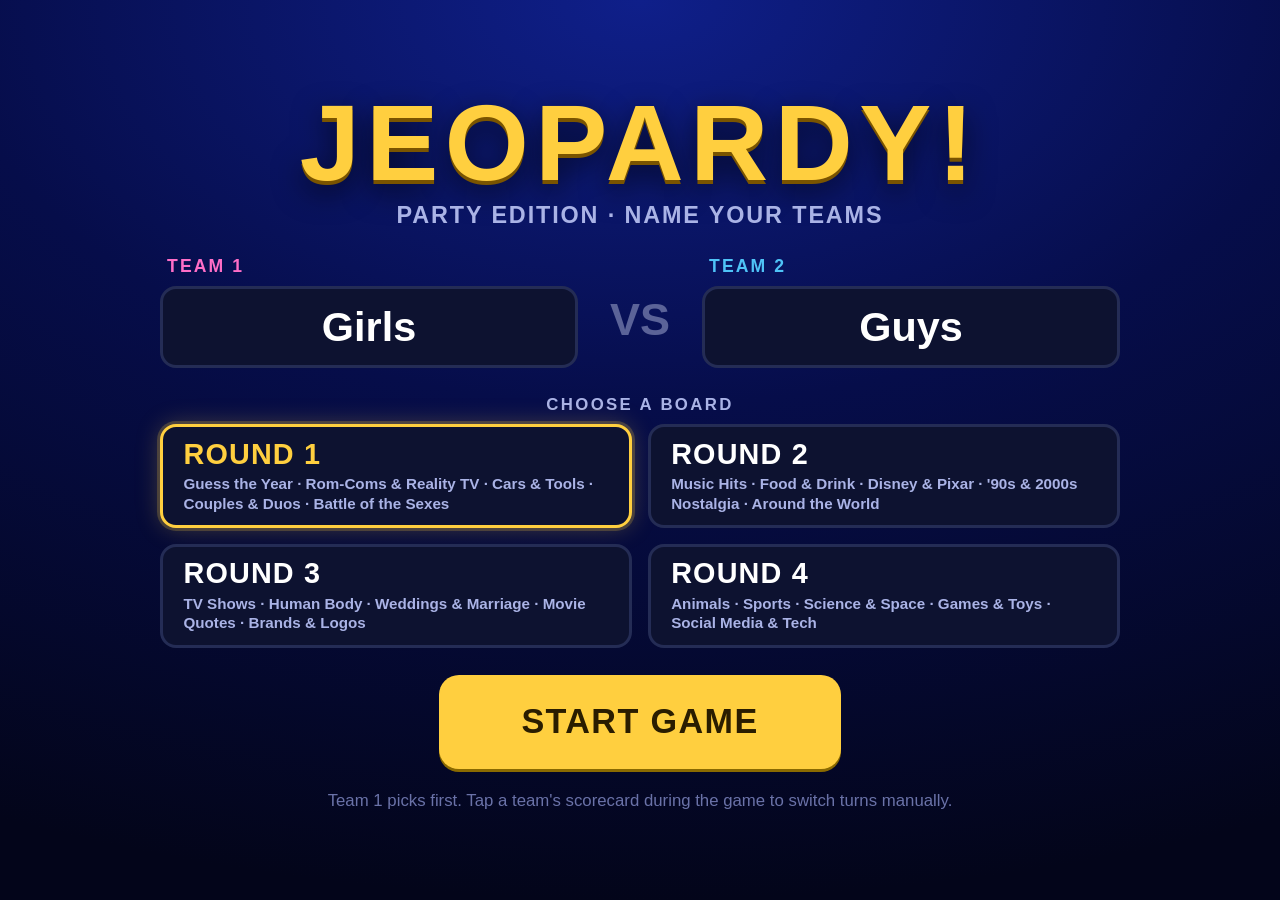
<file: jeopardy.html>
<!DOCTYPE html>
<html lang="en">
<head>
<meta charset="utf-8">
<meta name="viewport" content="width=device-width, initial-scale=1, maximum-scale=1, user-scalable=no, viewport-fit=cover">
<meta name="apple-mobile-web-app-capable" content="yes">
<meta name="mobile-web-app-capable" content="yes">
<meta name="apple-mobile-web-app-status-bar-style" content="black-translucent">
<meta name="apple-mobile-web-app-title" content="Jeopardy">
<meta name="theme-color" content="#03051a">
<title>Jeopardy Party</title>
<style>
/* ---------- theme ---------- */
:root{
  --bg:#03051a;
  --blue:#0c1fc4;
  --blue-hi:#1a35e6;
  --blue-lo:#060f6e;
  --panel:#0d1230;
  --line:#242c55;
  --gold:#ffcf3f;
  --gold-shadow:#7a5400;
  --used:#161a26;
  --t1:#ff6ec7;
  --t2:#4fc3f7;
  --red:#ff3d3d;
  --orange:#ff9f1c;
  --gray:#4b5163;
  --muted:#aab3e6;
  --font:"Helvetica Neue",Helvetica,Arial,sans-serif;
  --font-cond:"Avenir Next Condensed","Helvetica Neue",Helvetica,Arial,sans-serif;
  --sat:env(safe-area-inset-top,0px);
  --sab:env(safe-area-inset-bottom,0px);
  --sal:env(safe-area-inset-left,0px);
  --sar:env(safe-area-inset-right,0px);
}
*{box-sizing:border-box;-webkit-tap-highlight-color:transparent;}
html,body{height:100%;margin:0;background:var(--bg);color:#fff;font-family:var(--font);overflow:hidden;overscroll-behavior:none;-webkit-user-select:none;user-select:none;-webkit-text-size-adjust:100%;}
body{position:fixed;inset:0;touch-action:manipulation;}
button{font-family:inherit;font-weight:800;border:0;margin:0;cursor:pointer;touch-action:manipulation;color:#fff;background:none;line-height:1.1;}
button:active{transform:scale(.97);filter:brightness(1.15);}
small{font-weight:700;opacity:.8;}

/* ---------- screens ---------- */
.screen{position:absolute;inset:0;display:none;flex-direction:column;padding:var(--sat) var(--sar) var(--sab) var(--sal);}
.screen.show{display:flex;}
.btn{display:inline-flex;align-items:center;justify-content:center;gap:.4em;padding:0 1.4em;height:clamp(42px,5.8vh,58px);border-radius:12px;font-size:clamp(.9rem,2.1vh,1.25rem);background:#1e2547;color:#fff;box-shadow:0 3px 0 rgba(0,0,0,.5);white-space:nowrap;}
.btn.icon{width:clamp(42px,5.8vh,58px);padding:0;font-size:clamp(1.1rem,2.6vh,1.5rem);}
.btn.gold{background:var(--gold);color:#2a1d00;box-shadow:0 3px 0 #8a6a00;}
.btn.danger{background:#7a1f2b;}
.btn.ghost{background:rgba(255,255,255,.12);box-shadow:none;}
.btn.muted{opacity:.45;}

/* ---------- setup ---------- */
#setup{align-items:center;justify-content:center;background:radial-gradient(120% 100% at 50% 0%,#0f1f8a 0%,#060d4a 45%,var(--bg) 100%);}
.setup-card{width:min(92vw,960px);text-align:center;}
.setup-title{font-family:var(--font-cond);font-weight:900;font-size:clamp(2.6rem,12vh,7.5rem);letter-spacing:.06em;line-height:1;color:var(--gold);text-shadow:0 4px 0 var(--gold-shadow),0 10px 30px rgba(0,0,0,.7);}
.setup-sub{color:var(--muted);font-size:clamp(1rem,2.6vh,1.5rem);margin:.6vh 0 3vh;font-weight:700;letter-spacing:.08em;text-transform:uppercase;}
.teams-in{display:grid;grid-template-columns:1fr auto 1fr;gap:2.5vw;align-items:end;margin-bottom:3vh;}
.pick-label{font-weight:900;text-transform:uppercase;letter-spacing:.14em;font-size:clamp(.75rem,1.9vh,1.05rem);color:var(--muted);margin-bottom:1vh;}
.picks{display:grid;gap:1.2vw;margin-bottom:3vh;}
.pick{display:flex;flex-direction:column;align-items:flex-start;gap:.4vh;text-align:left;padding:1.3vh 1.6vw;border-radius:16px;background:var(--panel);border:3px solid var(--line);color:#fff;transition:border-color .15s,box-shadow .15s;}
.pick b{font-family:var(--font-cond);font-size:clamp(1.1rem,3.2vh,1.8rem);letter-spacing:.04em;text-transform:uppercase;}
.pick span{font-size:clamp(.68rem,1.7vh,.95rem);color:var(--muted);font-weight:700;line-height:1.3;}
.pick.sel{border-color:var(--gold);box-shadow:0 0 0 3px rgba(255,207,63,.2),0 0 24px rgba(255,207,63,.25);}
.pick.sel b{color:var(--gold);}
.tin{display:flex;flex-direction:column;gap:1vh;text-align:left;}
.tin label{font-weight:900;text-transform:uppercase;font-size:clamp(.8rem,2vh,1.1rem);letter-spacing:.12em;padding-left:.4em;}
.tin input{font:inherit;font-weight:900;font-size:clamp(1.4rem,4.6vh,2.8rem);padding:.35em .5em;border-radius:16px;border:3px solid var(--line);background:var(--panel);color:#fff;text-align:center;outline:none;width:100%;-webkit-user-select:text;user-select:text;-webkit-appearance:none;appearance:none;}
.tin input:focus{border-color:var(--gold);box-shadow:0 0 0 4px rgba(255,207,63,.2);}
.tin.t1 label{color:var(--t1);} .tin.t2 label{color:var(--t2);}
.tin.t1 input:focus{border-color:var(--t1);box-shadow:0 0 0 4px rgba(255,110,199,.25);}
.tin.t2 input:focus{border-color:var(--t2);box-shadow:0 0 0 4px rgba(79,195,247,.25);}
.vs-big{font-family:var(--font-cond);font-weight:900;font-size:clamp(1.6rem,5vh,3rem);color:#5b6398;padding-bottom:.5em;}
.btn.start{height:clamp(62px,10.5vh,94px);font-size:clamp(1.3rem,3.8vh,2.3rem);padding:0 2.4em;border-radius:20px;letter-spacing:.04em;text-transform:uppercase;}
.setup-hint{margin-top:2.5vh;color:#6a72a8;font-size:clamp(.8rem,1.9vh,1.05rem);}

/* ---------- game shell ---------- */
#game{}
.top{position:relative;flex:1;min-height:0;display:flex;flex-direction:column;}
.bar{display:flex;align-items:center;justify-content:space-between;gap:1vw;padding:.8vh 1.4vw .6vh;height:8vh;min-height:52px;flex:none;}
.brand{display:flex;align-items:baseline;gap:1.2vw;min-width:0;}
.brand .t{font-family:var(--font-cond);font-weight:900;font-size:clamp(1.5rem,4.4vh,2.8rem);letter-spacing:.08em;color:var(--gold);text-shadow:0 2px 0 var(--gold-shadow),0 4px 12px rgba(0,0,0,.6);white-space:nowrap;}
.brand .left{color:var(--muted);font-weight:700;font-size:clamp(.75rem,1.9vh,1.05rem);letter-spacing:.08em;text-transform:uppercase;white-space:nowrap;}
.bar-actions{display:flex;gap:1vw;flex:none;}

#boardWrap{flex:1;min-height:0;padding:0 1.4vw .4vh;}
#board{height:100%;display:grid;grid-template-columns:repeat(5,minmax(0,1fr));grid-template-rows:minmax(0,1.15fr) repeat(5,minmax(0,1fr));gap:.7vh .5vw;}
.cat,.tile{display:flex;align-items:center;justify-content:center;text-align:center;border-radius:6px;min-height:0;overflow:hidden;
  background:linear-gradient(180deg,var(--blue-hi) 0%,var(--blue) 45%,var(--blue-lo) 100%);
  box-shadow:inset 0 0 0 2px rgba(0,0,0,.45),inset 0 0 0 4px rgba(255,255,255,.05),0 3px 8px rgba(0,0,0,.55);}
.cat{font-weight:900;text-transform:uppercase;font-size:clamp(.75rem,min(2.4vh,1.7vw),1.55rem);line-height:1.12;padding:.3em .5em;letter-spacing:.04em;text-shadow:0 2px 3px rgba(0,0,0,.85);}
.tile{font-family:var(--font-cond);font-weight:900;color:var(--gold);font-size:clamp(1.8rem,min(8vh,5.4vw),5.6rem);text-shadow:0 3px 0 var(--gold-shadow),0 6px 14px rgba(0,0,0,.7);transition:filter .15s,transform .15s;}
.tile:active{filter:brightness(1.3);transform:scale(.98);}
.tile.used{background:var(--used);color:rgba(255,255,255,.06);text-shadow:none;box-shadow:inset 0 0 0 2px rgba(0,0,0,.6),inset 0 3px 14px rgba(0,0,0,.75);}
.tile.used:active{filter:none;transform:none;}

/* ---------- scoreboard ---------- */
#scores{display:grid;grid-template-columns:1fr auto 1fr;align-items:stretch;gap:1.2vw;padding:1.4vh 1.4vw 1vh;height:15vh;min-height:92px;flex:none;}
.team{display:flex;align-items:center;justify-content:space-between;gap:1vw;padding:0 2.4vw;border-radius:16px;background:var(--panel);border:3px solid var(--line);position:relative;cursor:pointer;transition:border-color .2s,box-shadow .2s;min-width:0;}
.team .name{font-weight:900;font-size:clamp(1.2rem,4.2vh,2.7rem);text-transform:uppercase;letter-spacing:.04em;white-space:nowrap;overflow:hidden;text-overflow:ellipsis;min-width:0;}
.team .score{font-family:var(--font-cond);font-weight:900;font-size:clamp(1.7rem,6vh,3.9rem);color:var(--gold);text-shadow:0 2px 0 var(--gold-shadow);flex:none;transition:transform .2s;}
.team .score.bump{animation:bump .6s ease-out;}
@keyframes bump{0%{transform:scale(1)}30%{transform:scale(1.35);color:#fff}100%{transform:scale(1)}}
.team[data-i="0"] .name{color:var(--t1);} .team[data-i="1"] .name{color:var(--t2);}
.team.active{border-color:var(--gold);box-shadow:0 0 0 2px rgba(255,207,63,.25),0 0 30px rgba(255,207,63,.35);}
.team .turn{position:absolute;top:-1.5vh;left:50%;transform:translateX(-50%);background:var(--gold);color:#2a1d00;font-size:clamp(.62rem,1.6vh,.95rem);font-weight:900;letter-spacing:.14em;padding:.25em .9em;border-radius:999px;opacity:0;transition:opacity .2s;white-space:nowrap;}
.team.active .turn{opacity:1;}
.vs{display:flex;flex-direction:column;align-items:center;justify-content:center;color:#5b6398;font-size:clamp(.65rem,1.6vh,.95rem);text-align:center;line-height:1.35;font-weight:700;letter-spacing:.06em;text-transform:uppercase;padding:0 .5vw;}
.vs b{font-family:var(--font-cond);font-size:2.2em;color:#7c85b8;letter-spacing:.05em;}

/* ---------- question popup ---------- */
.popup{position:absolute;inset:0;display:none;flex-direction:column;z-index:5;padding:1.6vh 2.2vw 1.6vh;border-radius:12px;
  background:radial-gradient(130% 110% at 50% 0%,#1a38ea 0%,#0b1ec0 40%,#050c60 100%);
  box-shadow:inset 0 0 0 3px rgba(0,0,0,.5),inset 0 0 0 5px rgba(255,255,255,.05);}
.popup.show{display:flex;animation:pop .22s ease-out;}
@keyframes pop{from{transform:scale(.94);opacity:0}to{transform:scale(1);opacity:1}}
.pop-top{display:flex;align-items:flex-start;justify-content:space-between;gap:2vw;flex:none;}
.pop-cat{display:flex;flex-direction:column;gap:.4vh;min-width:0;padding-top:.5vh;}
.pop-cat .c{font-weight:900;text-transform:uppercase;font-size:clamp(1rem,2.9vh,1.8rem);letter-spacing:.08em;text-shadow:0 2px 4px rgba(0,0,0,.7);}
.pop-cat .v{font-family:var(--font-cond);font-weight:900;font-size:clamp(1.8rem,6vh,4rem);color:var(--gold);text-shadow:0 3px 0 var(--gold-shadow),0 5px 12px rgba(0,0,0,.6);line-height:1;}
.pop-cat .n{font-size:clamp(.8rem,2vh,1.15rem);color:#c9d1ff;opacity:.9;font-weight:700;}
.pop-cat .n:empty{display:none;}
.timer{position:relative;width:clamp(96px,18vh,160px);height:clamp(96px,18vh,160px);flex:none;cursor:pointer;margin-bottom:2.4vh;}
.timer.hidden{display:none;}
.timer svg{width:100%;height:100%;transform:rotate(-90deg);overflow:visible;}
.timer .track{fill:none;stroke:rgba(255,255,255,.16);stroke-width:9;}
.timer .prog{fill:none;stroke:var(--gold);stroke-width:9;stroke-linecap:round;transition:stroke-dashoffset .1s linear,stroke .3s;filter:drop-shadow(0 0 6px rgba(255,207,63,.5));}
.timer .num{position:absolute;inset:0;display:flex;align-items:center;justify-content:center;font-family:var(--font-cond);font-weight:900;font-size:clamp(2.2rem,7.5vh,4.8rem);color:#fff;text-shadow:0 2px 6px rgba(0,0,0,.6);}
.timer .lbl{position:absolute;left:-20%;right:-20%;bottom:-2.6vh;text-align:center;font-size:clamp(.58rem,1.5vh,.85rem);font-weight:800;letter-spacing:.14em;color:#c9d1ff;opacity:.8;text-transform:uppercase;white-space:nowrap;}
.timer.warn .prog{stroke:var(--red);filter:drop-shadow(0 0 8px rgba(255,61,61,.7));}
.timer.warn .num{color:var(--red);animation:pulse .5s infinite alternate;}
.timer.done .track{stroke:rgba(255,61,61,.35);}
.timer.done .prog{stroke:var(--red);}
.timer.done .num{color:var(--red);animation:none;}
.timer.done .lbl{color:var(--red);opacity:1;}
.timer.paused .prog{stroke:#8a92b8;filter:none;}
.timer.paused .num{color:#c9d1ff;animation:none;}
@keyframes pulse{from{transform:scale(1)}to{transform:scale(1.14)}}
.pop-q{flex:1;display:flex;align-items:center;justify-content:center;text-align:center;padding:1vh 3vw;min-height:0;}
.pop-q .txt{font-weight:900;text-transform:uppercase;font-size:clamp(1.5rem,5.4vh,4rem);line-height:1.22;text-shadow:0 3px 6px rgba(0,0,0,.85);letter-spacing:.01em;}
.pop-q .txt.long{font-size:clamp(1.3rem,4.4vh,3.2rem);}
.redeem-banner{display:none;align-self:center;background:var(--orange);color:#3a2000;font-weight:900;padding:.45em 1.4em;border-radius:999px;font-size:clamp(.9rem,2.6vh,1.5rem);letter-spacing:.06em;text-transform:uppercase;margin-top:.4vh;box-shadow:0 4px 14px rgba(0,0,0,.5);flex:none;}
.redeem-banner.show{display:block;animation:pop .3s ease-out;}
.pop-ans{display:none;align-items:center;justify-content:center;text-align:center;margin:0 2vw 1.8vh;padding:1.6vh 2.5vw;border-radius:16px;background:rgba(0,0,0,.4);border:2px solid rgba(255,207,63,.55);flex:none;}
.pop-ans.show{display:flex;animation:pop .3s ease-out;}
.pop-ans .sub{font-size:clamp(.65rem,1.7vh,.95rem);letter-spacing:.2em;font-weight:900;color:#c9d1ff;text-transform:uppercase;margin-bottom:.6vh;}
.pop-ans .a{font-weight:900;font-size:clamp(1.4rem,4.8vh,3.4rem);color:var(--gold);text-shadow:0 2px 0 var(--gold-shadow),0 4px 12px rgba(0,0,0,.6);line-height:1.2;}
.pop-ans .a2{font-size:clamp(.85rem,2.2vh,1.3rem);color:#e6e9ff;margin-top:.6vh;font-weight:700;}
.pop-ans .a2:empty{display:none;}
.pop-actions{display:flex;gap:1.2vw;justify-content:center;flex:none;}
.pop-actions .btn{height:clamp(58px,9.5vh,88px);font-size:clamp(1rem,2.9vh,1.8rem);padding:0 1.6em;border-radius:16px;flex:1 1 0;max-width:36vw;box-shadow:0 5px 0 rgba(0,0,0,.45);flex-direction:column;gap:.1em;}
.pop-actions .btn.small{flex:0 0 auto;padding:0 1.2em;font-size:clamp(.85rem,2.2vh,1.2rem);}
.pop-actions .btn .pts{font-family:var(--font-cond);font-size:1.15em;letter-spacing:.03em;}
.pop-actions .btn .nm{font-size:.78em;text-transform:uppercase;letter-spacing:.06em;max-width:32vw;overflow:hidden;text-overflow:ellipsis;white-space:nowrap;}
.btn.reveal{background:var(--gold);color:#2a1d00;box-shadow:0 5px 0 #8a6a00 !important;}
.btn.t1{background:var(--t1);color:#3a0022;box-shadow:0 5px 0 #8a2a66 !important;}
.btn.t2{background:var(--t2);color:#00243a;box-shadow:0 5px 0 #1f6d8f !important;}
.btn.nobody{background:var(--gray);}
.btn.redeem{background:var(--orange);color:#3a2000;box-shadow:0 5px 0 #9a5a00 !important;}

/* ---------- overlays ---------- */
.overlay{position:fixed;inset:0;display:none;align-items:center;justify-content:center;background:rgba(2,4,20,.93);z-index:20;padding:var(--sat) var(--sar) var(--sab) var(--sal);}
.overlay.show{display:flex;}
#confetti{position:absolute;inset:0;width:100%;height:100%;pointer-events:none;}
.win-card{position:relative;text-align:center;z-index:1;width:min(94vw,1100px);}
.win-trophy{font-size:clamp(3rem,15vh,8.5rem);line-height:1;}
.win-kicker{color:var(--muted);font-weight:800;letter-spacing:.24em;text-transform:uppercase;font-size:clamp(.8rem,2.2vh,1.3rem);margin-top:1.5vh;}
.win-title{font-family:var(--font-cond);font-weight:900;font-size:clamp(2.4rem,11vh,7rem);color:var(--gold);text-shadow:0 4px 0 var(--gold-shadow),0 10px 30px rgba(0,0,0,.7);line-height:1.05;margin:.5vh 0 2.5vh;white-space:nowrap;overflow:hidden;text-overflow:ellipsis;}
.win-title.tie{color:#fff;text-shadow:0 4px 0 #333,0 10px 30px rgba(0,0,0,.7);}
.win-scores{display:flex;gap:3vw;justify-content:center;margin-bottom:4vh;}
.ws{background:var(--panel);border:3px solid var(--line);border-radius:18px;padding:1.6vh 3vw;min-width:26vw;}
.ws.winner{border-color:var(--gold);box-shadow:0 0 30px rgba(255,207,63,.35);}
.ws .n{font-weight:900;text-transform:uppercase;letter-spacing:.06em;font-size:clamp(1rem,3vh,1.9rem);white-space:nowrap;overflow:hidden;text-overflow:ellipsis;}
.ws.t1 .n{color:var(--t1);} .ws.t2 .n{color:var(--t2);}
.ws .s{font-family:var(--font-cond);font-weight:900;font-size:clamp(2rem,7vh,4.6rem);color:var(--gold);text-shadow:0 2px 0 var(--gold-shadow);line-height:1.1;}
.win-actions{display:flex;gap:1.5vw;justify-content:center;flex-wrap:wrap;}
.win-actions .btn{height:clamp(56px,9vh,84px);font-size:clamp(1rem,2.8vh,1.7rem);padding:0 2em;border-radius:16px;}

.modal{z-index:30;}
.modal-card{background:var(--panel);border:3px solid var(--line);border-radius:22px;padding:4vh 4vw;text-align:center;width:min(88vw,720px);}
.modal-card h2{margin:0 0 1vh;font-size:clamp(1.4rem,4.2vh,2.6rem);font-weight:900;}
.modal-card p{margin:0 0 3.5vh;color:var(--muted);font-size:clamp(1rem,2.6vh,1.5rem);font-weight:700;}
.modal-actions{display:flex;gap:1.5vw;justify-content:center;}
.modal-actions .btn{height:clamp(54px,8.5vh,80px);font-size:clamp(1rem,2.7vh,1.6rem);padding:0 2em;border-radius:16px;min-width:9em;}

/* ---------- portrait hint ---------- */
.rotate{display:none;position:fixed;left:0;right:0;top:var(--sat);z-index:40;text-align:center;padding:.6em;background:var(--gold);color:#2a1d00;font-weight:900;letter-spacing:.06em;font-size:clamp(.8rem,2.2vh,1.1rem);pointer-events:none;}
@media (orientation:portrait) and (max-width:900px){.rotate{display:block;}}
</style>
</head>
<body>

<!-- ===== SETUP ===== -->
<section id="setup" class="screen">
  <div class="setup-card">
    <div class="setup-title">JEOPARDY!</div>
    <div class="setup-sub">Party Edition &middot; Name your teams</div>
    <div class="teams-in">
      <div class="tin t1">
        <label for="in0">Team 1</label>
        <input id="in0" type="text" maxlength="16" autocomplete="off" autocorrect="off" autocapitalize="words" spellcheck="false" placeholder="Girls">
      </div>
      <div class="vs-big">VS</div>
      <div class="tin t2">
        <label for="in1">Team 2</label>
        <input id="in1" type="text" maxlength="16" autocomplete="off" autocorrect="off" autocapitalize="words" spellcheck="false" placeholder="Guys">
      </div>
    </div>
    <div class="pick-label">Choose a board</div>
    <div class="picks" id="picks"></div>
    <button id="btnStart" class="btn gold start">Start Game</button>
    <div class="setup-hint">Team 1 picks first. Tap a team's scorecard during the game to switch turns manually.</div>
  </div>
</section>

<!-- ===== GAME ===== -->
<section id="game" class="screen">
  <div class="top">
    <header class="bar">
      <div class="brand"><span class="t">JEOPARDY!</span><span class="left" id="leftCount"></span></div>
      <div class="bar-actions">
        <button id="btnResults" class="btn gold" style="display:none">&#127942; Results</button>
        <button id="btnSound" class="btn icon" title="Sound">&#128266;</button>
        <button id="btnFull" class="btn icon" title="Fullscreen">&#x26F6;</button>
        <button id="btnNew" class="btn danger">New Game</button>
      </div>
    </header>
    <main id="boardWrap"><div id="board"></div></main>

    <!-- question popup (covers header + board, leaves scoreboard visible) -->
    <div id="popup" class="popup">
      <div class="pop-top">
        <div class="pop-cat">
          <div class="c" id="popCat"></div>
          <div class="v" id="popVal"></div>
          <div class="n" id="popNote"></div>
        </div>
        <div class="timer" id="timer">
          <svg viewBox="0 0 120 120" aria-hidden="true">
            <circle class="track" cx="60" cy="60" r="52"/>
            <circle class="prog" id="ring" cx="60" cy="60" r="52"/>
          </svg>
          <div class="num" id="timeNum">30</div>
          <div class="lbl" id="timeLbl">tap to pause</div>
        </div>
      </div>
      <div class="redeem-banner" id="redeemBanner"></div>
      <div class="pop-q"><div class="txt" id="popQ"></div></div>
      <div class="pop-ans" id="popAns"><div><div class="sub">Answer</div><div class="a" id="popA"></div><div class="a2" id="popA2"></div></div></div>
      <div class="pop-actions" id="popActions"></div>
    </div>
  </div>

  <footer id="scores">
    <div class="team" id="team0" data-i="0"><span class="turn">&#9654; Your Turn</span><span class="name"></span><span class="score"></span></div>
    <div class="vs"><b>VS</b><span>tap a team<br>to switch turn</span></div>
    <div class="team" id="team1" data-i="1"><span class="turn">&#9654; Your Turn</span><span class="name"></span><span class="score"></span></div>
  </footer>
</section>

<!-- ===== WINNER ===== -->
<div id="winner" class="overlay">
  <canvas id="confetti"></canvas>
  <div class="win-card">
    <div class="win-trophy" id="winTrophy">&#127942;</div>
    <div class="win-kicker" id="winKicker">Winner</div>
    <div class="win-title" id="winTitle"></div>
    <div class="win-scores" id="winScores"></div>
    <div class="win-actions">
      <button id="btnWinBoard" class="btn ghost">View Board</button>
      <button id="btnCrown" class="btn ghost">&#127942; Crown Winner</button>
      <button id="btnNext" class="btn gold">Next Round &#9654;</button>
      <button id="btnWinNew" class="btn danger">New Game</button>
    </div>
  </div>
</div>

<!-- ===== NEW GAME CONFIRM ===== -->
<div id="modal" class="overlay modal">
  <div class="modal-card">
    <h2>Start a new game?</h2>
    <p>Scores and the board will be reset.</p>
    <div class="modal-actions">
      <button id="btnModalCancel" class="btn ghost">Cancel</button>
      <button id="btnModalOk" class="btn danger">Reset &amp; New Game</button>
    </div>
  </div>
</div>

<div class="rotate">&#8635; Rotate to landscape for the best view</div>

<script>
(function(){
'use strict';

/* ================= DATA ================= */
var VALUES = [200, 400, 600, 800, 1000];
var DEFAULT_TIME = 30;      // seconds per question
var REDEMPTION_TIME = 15;   // seconds for the steal
var KEY = 'jeopardy-party-v2';

var ROUND1 = [
  { name: 'Guess the Year', note: 'Within 2 years counts as correct', qs: [
    { q: 'The year the first Toy Story hit theaters', a: '1995', range: 2 },
    { q: 'The year YouTube was founded', a: '2005', range: 2 },
    { q: 'The year of the Chernobyl nuclear disaster', a: '1986', range: 2 },
    { q: 'The year the first Super Bowl was played', a: '1967', range: 2 },
    { q: 'The year the Eiffel Tower was completed', a: '1889', range: 2 }
  ]},
  { name: 'Rom-Coms & Reality TV', qs: [
    { q: 'Which movie has the line "You had me at hello"?', a: 'Jerry Maguire' },
    { q: 'Which married couple hosts Love Is Blind?', a: 'Nick and Vanessa Lachey' },
    { q: '"10 Things I Hate About You" is a modern take on which Shakespeare play?', a: 'The Taming of the Shrew' },
    { q: 'The "I\'ll have what she\'s having" scene in When Harry Met Sally was filmed at what NYC deli?', a: "Katz's Delicatessen" },
    { q: 'Who was the very first Bachelor (season 1, 2002)?', a: 'Alex Michel' }
  ]},
  { name: 'Cars & Tools', qs: [
    { q: 'What does ABS stand for on a car?', a: 'Anti-lock braking system' },
    { q: 'Tesla\'s Model S, 3, X and Y line up to spell what word?', a: '"SEXY" (S3XY)' },
    { q: 'Which Volkswagen Group brand owns Lamborghini?', a: 'Audi' },
    { q: 'What does DOHC stand for on an engine?', a: 'Dual (double) overhead camshaft' },
    { q: 'What is the best-selling car nameplate of all time?', a: 'Toyota Corolla' }
  ]},
  { name: 'Couples & Duos', qs: [
    { q: 'Sonny and ___', a: 'Cher' },
    { q: 'Which duo recorded "Bridge Over Troubled Water" and "Mrs. Robinson"?', a: 'Simon & Garfunkel' },
    { q: 'What were Bonnie and Clyde\'s last names?', a: 'Parker and Barrow' },
    { q: 'Which Hollywood couple married each other twice, in 1964 and again in 1975?', a: 'Elizabeth Taylor and Richard Burton' },
    { q: 'In Greek myth, Orpheus went into the underworld to bring back which wife?', a: 'Eurydice' }
  ]},
  { name: 'Battle of the Sexes', note: 'Mixed bag', qs: [
    { q: 'How many points is a touchdown worth, before the extra point?', a: '6' },
    { q: 'What beauty tool with a curved clamp is used on eyelashes?', a: 'Eyelash curler' },
    { q: 'How many seconds are on the NBA shot clock?', a: '24' },
    { q: 'What watery skincare step goes between cleansing and moisturizing?', a: 'Toner' },
    { q: 'Name 3 of the 4 tennis Grand Slam tournaments in 10 seconds', a: 'Any 3 of: Australian Open, French Open, Wimbledon, US Open', time: 10 }
  ]}
];

var ROUND2 = [
  { name: 'Music Hits', qs: [
    { q: "Adele's albums 19, 21, 25 and 30 are named after what?", a: 'Her age when she made them' },
    { q: 'What girl group was Beyoncé in before going solo?', a: "Destiny's Child" },
    { q: 'Which rapper’s real name is Aubrey Graham?', a: 'Drake' },
    { q: 'What 1982 album is the best-selling album of all time?', a: 'Thriller (Michael Jackson)' },
    { q: 'Which artist has won the most Grammys ever?', a: 'Beyoncé' }
  ]},
  { name: 'Food & Drink', qs: [
    { q: 'What cheese goes on a classic Margherita pizza?', a: 'Mozzarella' },
    { q: 'What spirit is in a mojito?', a: 'Rum' },
    { q: 'What espresso drink’s name means "stained" or "marked" in Italian?', a: 'Macchiato' },
    { q: 'Which country grows the most coffee in the world?', a: 'Brazil' },
    { q: 'In which country was the Caesar salad invented?', a: 'Mexico (Tijuana)' }
  ]},
  { name: 'Disney & Pixar', qs: [
    { q: 'What is the name of the snowman in Frozen?', a: 'Olaf' },
    { q: 'Which Disney princess has a chameleon named Pascal?', a: 'Rapunzel (Tangled)' },
    { q: 'In "Up", what is the name of the talking golden retriever?', a: 'Dug' },
    { q: 'Name all five emotions in the first "Inside Out"', a: 'Joy, Sadness, Anger, Fear, Disgust' },
    { q: 'What does "Hakuna Matata" mean, and what language is it?', a: '"No worries" — Swahili' }
  ]},
  { name: "'90s & 2000s Nostalgia", qs: [
    { q: 'What egg-shaped keychain "virtual pet" took over the late ’90s?', a: 'Tamagotchi' },
    { q: 'Which boy band sang "Bye Bye Bye"?', a: '*NSYNC' },
    { q: 'What dial-up service greeted you with "You’ve got mail"?', a: 'AOL' },
    { q: 'What was the name of the paperclip assistant in Microsoft Office?', a: 'Clippy' },
    { q: 'Which Pokémon is #001 in the Pokédex?', a: 'Bulbasaur' }
  ]},
  { name: 'Around the World', qs: [
    { q: 'The Great Barrier Reef is off the coast of which country?', a: 'Australia' },
    { q: 'What is the capital of Canada?', a: 'Ottawa' },
    { q: 'What is the smallest country in the world?', a: 'Vatican City' },
    { q: 'What is the capital of Australia?', a: 'Canberra' },
    { q: 'Which country has the only national flag that is not a rectangle?', a: 'Nepal' }
  ]}
];

var ROUND3 = [
  { name: 'TV Shows', qs: [
    { q: 'In The Office (US), what paper company do they work for?', a: 'Dunder Mifflin' },
    { q: 'Which show follows the Dutton family and their Montana ranch?', a: 'Yellowstone' },
    { q: 'In Breaking Bad, what alias does Walter White use in the drug world?', a: 'Heisenberg' },
    { q: 'What is the name of the Indiana town where Stranger Things is set?', a: 'Hawkins' },
    { q: 'In Game of Thrones, name all three of Daenerys\u2019s dragons', a: 'Drogon, Rhaegal and Viserion' }
  ]},
  { name: 'Human Body', qs: [
    { q: 'What is the largest organ of the human body?', a: 'The skin' },
    { q: 'How many bones are in the adult human body?', a: '206' },
    { q: 'Which blood type is the universal donor?', a: 'O negative' },
    { q: 'What is the smallest bone in the human body, and where is it?', a: 'The stapes, in the ear' },
    { q: 'What is the only bone in the body not connected to any other bone?', a: 'The hyoid (in the neck)' }
  ]},
  { name: 'Weddings & Marriage', qs: [
    { q: 'Something old, something new, something borrowed, something ___', a: 'Blue' },
    { q: 'Which wedding anniversary is the "silver" anniversary?', a: '25th' },
    { q: 'What are the "Four Cs" used to grade a diamond?', a: 'Cut, Color, Clarity, Carat' },
    { q: 'What is the traditional gift material for a first anniversary?', a: 'Paper' },
    { q: 'Which royal couple\u2019s 1981 wedding was watched by about 750 million people?', a: 'Prince Charles and Diana' }
  ]},
  { name: 'Movie Quotes', note: 'Name the movie', qs: [
    { q: '"I\u2019m the king of the world!"', a: 'Titanic' },
    { q: '"Why so serious?"', a: 'The Dark Knight' },
    { q: '"You can\u2019t handle the truth!"', a: 'A Few Good Men' },
    { q: '"Nobody puts Baby in a corner."', a: 'Dirty Dancing' },
    { q: '"As you wish."', a: 'The Princess Bride' }
  ]},
  { name: 'Brands & Logos', qs: [
    { q: 'Which fast-food chain\u2019s mascot is a red-haired girl with pigtails?', a: "Wendy's" },
    { q: 'Which beauty brand\u2019s slogan is "Because you\u2019re worth it"?', a: 'L\u2019Or\u00e9al' },
    { q: 'Nike is named after the Greek goddess of what?', a: 'Victory' },
    { q: 'What was Google originally called?', a: 'BackRub' },
    { q: 'What do the H and M in H&M stand for?', a: 'Hennes & Mauritz' }
  ]}
];

var ROUND4 = [
  { name: 'Animals', qs: [
    { q: 'What is the fastest land animal?', a: 'Cheetah' },
    { q: 'What is a group of lions called?', a: 'A pride' },
    { q: 'How many hearts does an octopus have?', a: 'Three' },
    { q: 'Which animal\u2019s fingerprints are nearly impossible to tell apart from a human\u2019s?', a: 'Koala' },
    { q: 'What is a group of crows called?', a: 'A murder' }
  ]},
  { name: 'Sports', qs: [
    { q: 'How many players does a basketball team have on the court at once?', a: '5' },
    { q: 'What trophy is awarded to the NHL champion?', a: 'The Stanley Cup' },
    { q: 'How many miles long is a marathon?', a: '26.2' },
    { q: 'With five titles, which country has won the most FIFA World Cups?', a: 'Brazil' },
    { q: 'Who is the only person to play in both a Super Bowl and a World Series?', a: 'Deion Sanders' }
  ]},
  { name: 'Science & Space', qs: [
    { q: 'Which planet is known as the Red Planet?', a: 'Mars' },
    { q: 'What is the chemical symbol for gold?', a: 'Au' },
    { q: 'What is the closest star to Earth?', a: 'The Sun' },
    { q: 'About how many minutes does sunlight take to reach Earth?', a: 'About 8 minutes' },
    { q: 'Who was the first woman in space?', a: 'Valentina Tereshkova (1963)' }
  ]},
  { name: 'Games & Toys', qs: [
    { q: 'In which board game do you say "King me"?', a: 'Checkers' },
    { q: 'How many squares are on a chessboard?', a: '64' },
    { q: 'In Monopoly, how much do you collect for passing Go?', a: '$200' },
    { q: 'Which two letters are worth 10 points in Scrabble?', a: 'Q and Z' },
    { q: 'Name all six weapons in the classic game of Clue', a: 'Candlestick, Knife, Lead Pipe, Revolver, Rope, Wrench' }
  ]},
  { name: 'Social Media & Tech', qs: [
    { q: 'Which app\u2019s logo is a white ghost?', a: 'Snapchat' },
    { q: 'What was Twitter renamed to in 2023?', a: 'X' },
    { q: 'What does GIF stand for?', a: 'Graphics Interchange Format' },
    { q: 'What was the title of the very first video uploaded to YouTube?', a: '"Me at the zoo" (2005)' },
    { q: 'What was Instagram called before it launched?', a: 'Burbn' }
  ]}
];

var BOARDS = [
  { name: 'Round 1', cats: ROUND1 },
  { name: 'Round 2', cats: ROUND2 },
  { name: 'Round 3', cats: ROUND3 },
  { name: 'Round 4', cats: ROUND4 }
];
function cats() { return BOARDS[state.board].cats; }

/* ================= STATE ================= */
function fresh() {
  return { v: 2, phase: 'setup', board: 0, final: false,
    teams: [{ name: 'Girls', score: 0 }, { name: 'Guys', score: 0 }],
    turn: 0, used: new Array(25).fill(false), open: null };
}
function load() {
  try {
    var s = JSON.parse(localStorage.getItem(KEY) || 'null');
    if (s && s.v === 2 && Array.isArray(s.used) && s.used.length === 25 &&
        Array.isArray(s.teams) && s.teams.length === 2) {
      if (typeof s.board !== 'number' || !BOARDS[s.board]) s.board = 0;   // saved games from before boards existed
      if (typeof s.final !== 'boolean') s.final = false;
      return s;
    }
  } catch (e) {}
  return null;
}
function save() { try { localStorage.setItem(KEY, JSON.stringify(state)); } catch (e) {} }
var state = load() || fresh();

/* ================= DOM ================= */
function $(s) { return document.querySelector(s); }
var el = {
  setup: $('#setup'), game: $('#game'), board: $('#board'), popup: $('#popup'),
  popCat: $('#popCat'), popVal: $('#popVal'), popNote: $('#popNote'), popQ: $('#popQ'),
  popAns: $('#popAns'), popA: $('#popA'), popA2: $('#popA2'), actions: $('#popActions'),
  banner: $('#redeemBanner'), timer: $('#timer'), ring: $('#ring'), timeNum: $('#timeNum'), timeLbl: $('#timeLbl'),
  teams: [$('#team0'), $('#team1')], leftCount: $('#leftCount'),
  winner: $('#winner'), confetti: $('#confetti'), winTitle: $('#winTitle'), winKicker: $('#winKicker'), winTrophy: $('#winTrophy'), winScores: $('#winScores'),
  modal: $('#modal'), btnNew: $('#btnNew'), btnResults: $('#btnResults'), btnSound: $('#btnSound'), btnFull: $('#btnFull'),
  in0: $('#in0'), in1: $('#in1'), btnStart: $('#btnStart'),
  btnModalCancel: $('#btnModalCancel'), btnModalOk: $('#btnModalOk'),
  btnWinNew: $('#btnWinNew'), btnWinBoard: $('#btnWinBoard'), btnNext: $('#btnNext'), btnCrown: $('#btnCrown'),
  picks: $('#picks')
};
var CIRC = 2 * Math.PI * 52;

function getCat(idx) { return cats()[Math.floor(idx / 5)]; }
function getQ(idx)   { return cats()[Math.floor(idx / 5)].qs[idx % 5]; }
function getVal(idx) { return VALUES[idx % 5]; }
function esc(s) { return String(s).replace(/[&<>"']/g, function (c) { return { '&': '&amp;', '<': '&lt;', '>': '&gt;', '"': '&quot;', "'": '&#39;' }[c]; }); }
function money(n) { return '$' + n.toLocaleString('en-US'); }
function show(node, on) { node.classList.toggle('show', !!on); }

/* ================= AUDIO (Web Audio, unlocked on first touch) ================= */
var actx = null;
var soundOn = true;
try { soundOn = localStorage.getItem(KEY + ':sound') !== 'off'; } catch (e) {}
function unlockAudio() {
  try {
    if (!actx) { var AC = window.AudioContext || window.webkitAudioContext; if (!AC) return; actx = new AC(); }
    if (actx.state === 'suspended') actx.resume();
  } catch (e) {}
}
document.addEventListener('touchstart', unlockAudio, { passive: true });
document.addEventListener('pointerdown', unlockAudio, { passive: true });
document.addEventListener('click', unlockAudio);
function canPlay() { if (!soundOn || !actx) return false; if (actx.state === 'suspended') { try { actx.resume(); } catch (e) {} } return true; }
function beep(o) {
  var osc = actx.createOscillator(), g = actx.createGain();
  osc.type = o.type || 'sine';
  osc.frequency.setValueAtTime(o.f0, o.t0);
  if (o.f1) osc.frequency.exponentialRampToValueAtTime(o.f1, o.t0 + o.dur);
  g.gain.setValueAtTime(0.0001, o.t0);
  g.gain.exponentialRampToValueAtTime(o.vol || 0.3, o.t0 + 0.012);
  g.gain.exponentialRampToValueAtTime(0.0001, o.t0 + o.dur);
  osc.connect(g); g.connect(actx.destination);
  osc.start(o.t0); osc.stop(o.t0 + o.dur + 0.05);
}
function sfxBuzzer() {   // time's up: two harsh low buzzes
  if (!canPlay()) return; var t = actx.currentTime;
  [0, 0.42].forEach(function (off) {
    beep({ type: 'sawtooth', f0: 160, t0: t + off, dur: 0.36, vol: 0.4 });
    beep({ type: 'square',   f0: 107, t0: t + off, dur: 0.36, vol: 0.2 });
  });
}
function sfxDing() {     // correct answer: rising 3-note chime
  if (!canPlay()) return; var t = actx.currentTime;
  beep({ f0: 784,  t0: t,        dur: 0.14, vol: 0.28 });
  beep({ f0: 1047, t0: t + 0.12, dur: 0.14, vol: 0.28 });
  beep({ f0: 1319, t0: t + 0.24, dur: 0.45, vol: 0.32 });
}
function sfxBonk() {     // nobody got it
  if (!canPlay()) return; var t = actx.currentTime;
  beep({ type: 'triangle', f0: 240, f1: 90, t0: t, dur: 0.4, vol: 0.3 });
}
function sfxPop() {      // reveal / tile open
  if (!canPlay()) return; var t = actx.currentTime;
  beep({ f0: 520, f1: 980, t0: t, dur: 0.09, vol: 0.18 });
}
function sfxRedeem() {   // redemption: quick rising alert
  if (!canPlay()) return; var t = actx.currentTime;
  beep({ type: 'square', f0: 440, t0: t,        dur: 0.09, vol: 0.14 });
  beep({ type: 'square', f0: 660, t0: t + 0.1,  dur: 0.09, vol: 0.14 });
  beep({ type: 'square', f0: 880, t0: t + 0.2,  dur: 0.2,  vol: 0.16 });
}
function renderSound() { el.btnSound.textContent = soundOn ? '🔊' : '🔇'; el.btnSound.classList.toggle('muted', !soundOn); }
el.btnSound.addEventListener('click', function () {
  soundOn = !soundOn; try { localStorage.setItem(KEY + ':sound', soundOn ? 'on' : 'off'); } catch (e) {}
  renderSound(); if (soundOn) sfxPop();
});

/* ================= BOARD ================= */
function buildBoard() {
  el.board.innerHTML = '';
  el.board.dataset.board = state.board;
  cats().forEach(function (c) { var d = document.createElement('div'); d.className = 'cat'; d.textContent = c.name; el.board.appendChild(d); });
  for (var r = 0; r < 5; r++) for (var c = 0; c < 5; c++) (function (idx) {
    var t = document.createElement('button'); t.className = 'tile'; t.dataset.idx = idx; t.textContent = '$' + VALUES[r];
    t.addEventListener('click', function () { onTile(idx); });
    el.board.appendChild(t);
  })(c * 5 + r);
}
function renderBoard() {
  var tiles = el.board.querySelectorAll('.tile'), left = 0;
  for (var i = 0; i < tiles.length; i++) { var u = !!state.used[tiles[i].dataset.idx]; tiles[i].classList.toggle('used', u); if (!u) left++; }
  el.leftCount.textContent = BOARDS[state.board].name + ' · ' + (left === 0 ? 'board cleared' : left + ' of 25 left');
  el.btnResults.style.display = state.phase === 'over' ? '' : 'none';
}
function renderScores() {
  state.teams.forEach(function (t, i) {
    var node = el.teams[i];
    node.querySelector('.name').textContent = t.name;
    node.querySelector('.score').textContent = money(t.score);
    node.classList.toggle('active', state.turn === i);
  });
}
function render() {
  show(el.setup, state.phase === 'setup');
  show(el.game, state.phase !== 'setup');
  if (state.phase === 'setup') renderPicks();
  if (el.board.dataset.board !== String(state.board)) buildBoard();
  if (state.phase !== 'setup') { renderBoard(); renderScores(); }
}
function renderPicks() {
  el.picks.innerHTML = '';
  var cols = BOARDS.length <= 3 ? BOARDS.length : Math.ceil(BOARDS.length / 2);
  el.picks.style.gridTemplateColumns = 'repeat(' + cols + ', minmax(0, 1fr))';
  BOARDS.forEach(function (b, i) {
    var btn = document.createElement('button');
    btn.className = 'pick' + (state.board === i ? ' sel' : '');
    btn.innerHTML = '<b>' + esc(b.name) + '</b><span>' + b.cats.map(function (c) { return esc(c.name); }).join(' · ') + '</span>';
    btn.addEventListener('click', function () { state.board = i; save(); renderPicks(); sfxPop(); });
    el.picks.appendChild(btn);
  });
}
el.teams.forEach(function (node, i) {
  node.addEventListener('click', function () { if (state.phase === 'setup') return; state.turn = i; save(); renderScores(); renderBanner(); });
});

function onTile(idx) {
  if (state.phase === 'setup' || state.open) return;
  openQuestion(idx, !!state.used[idx]);
}

/* ================= QUESTION POPUP ================= */
function openQuestion(idx, review) {
  var q = getQ(idx), total = (q.time || DEFAULT_TIME) * 1000;
  state.open = { idx: idx, review: !!review, revealed: !!review, redemption: false, stealer: null,
                 timer: { total: total, remainingMs: total, running: false } };
  save();
  showPopup();
  if (!review) { sfxPop(); startTimer(); }
}
function showPopup() {
  var o = state.open, q = getQ(o.idx), cat = getCat(o.idx);
  el.popCat.textContent = cat.name;
  el.popVal.textContent = '$' + getVal(o.idx);
  el.popNote.textContent = cat.note || '';
  el.popQ.textContent = q.q;
  el.popQ.classList.toggle('long', q.q.length > 60);
  el.popA.textContent = q.a;
  var a2 = q.a2 || '';
  if (q.range) { var y = parseInt(q.a, 10); a2 = 'Accept ' + (y - q.range) + ' – ' + (y + q.range); }
  el.popA2.textContent = a2;
  show(el.popAns, o.revealed);
  el.timer.classList.toggle('hidden', o.review);
  renderTimer();
  renderBanner();
  renderActions();
  show(el.popup, true);
}
function hidePopup() {
  clearInterval(tInt); tInt = null;
  show(el.popup, false); show(el.popAns, false); show(el.banner, false);
  el.timer.classList.remove('warn', 'done', 'paused');
}
function renderBanner() {
  var o = state.open;
  if (!o || !o.redemption) { show(el.banner, false); return; }
  var who = state.teams[o.stealer] ? state.teams[o.stealer].name : 'Other team';
  el.banner.textContent = '⚡ Redemption — ' + who + ' can steal!';
  show(el.banner, true);
}
function mkBtn(html, cls, fn) {
  var b = document.createElement('button'); b.className = 'btn ' + cls; b.innerHTML = html;
  b.addEventListener('click', fn); el.actions.appendChild(b); return b;
}
function renderActions() {
  var o = state.open, val = getVal(o.idx); el.actions.innerHTML = '';
  if (o.review) { mkBtn('Close', 'ghost', cancelQuestion); return; }
  if (!o.revealed) {
    mkBtn('← Board', 'ghost small', cancelQuestion);
    if (!o.redemption) mkBtn('⚡ Redemption <small>' + redemptionSecs() + 's steal</small>', 'redeem', startRedemption);
    mkBtn('Reveal Answer', 'reveal', reveal);
  } else {
    mkBtn('<span class="nm">' + esc(state.teams[0].name) + '</span><span class="pts">+$' + val + '</span>', 't1', function () { award(0); });
    mkBtn('<span class="nm">' + esc(state.teams[1].name) + '</span><span class="pts">+$' + val + '</span>', 't2', function () { award(1); });
    mkBtn('Nobody got it', 'nobody', nobody);
    if (!o.redemption) mkBtn('⚡ Redemption <small>' + redemptionSecs() + 's</small>', 'redeem small', startRedemption);
  }
}
function redemptionSecs() { var q = getQ(state.open.idx); return Math.min(REDEMPTION_TIME, q.time || DEFAULT_TIME); }

function reveal() {
  var o = state.open; if (!o || o.revealed) return;
  pauseTimer(true);
  o.revealed = true; save();
  show(el.popAns, true); renderActions(); sfxPop();
}
function startRedemption() {
  var o = state.open; if (!o || o.redemption) return;
  o.redemption = true; o.stealer = 1 - state.turn;
  var secs = redemptionSecs();
  o.timer.total = secs * 1000; o.timer.remainingMs = secs * 1000;
  el.timer.classList.remove('done');
  renderBanner(); renderActions(); sfxRedeem();
  startTimer();
}
function award(i) {
  var o = state.open; if (!o) return;
  state.teams[i].score += getVal(o.idx);
  sfxDing();
  var s = el.teams[i].querySelector('.score'); s.classList.remove('bump'); void s.offsetWidth; s.classList.add('bump');
  resolve();
}
function nobody() { if (!state.open) return; sfxBonk(); resolve(); }
function resolve() {
  var o = state.open;
  state.used[o.idx] = true;
  state.open = null;
  state.turn = 1 - state.turn;          // alternate turns after every question
  hidePopup();
  if (state.used.every(Boolean)) state.phase = 'over';
  save(); render();
  if (state.phase === 'over') setTimeout(showWinner, 700);
}
function cancelQuestion() { state.open = null; save(); hidePopup(); }

/* ================= TIMER ================= */
var tInt = null, endAt = 0, lastSecs = -1;
function startTimer() {
  var o = state.open; if (!o || o.review) return;
  var t = o.timer; if (t.remainingMs <= 0) return;
  t.running = true; endAt = Date.now() + t.remainingMs; lastSecs = -1;
  clearInterval(tInt); tInt = setInterval(tick, 100);
  save(); renderTimer(); tick();
}
function pauseTimer(silent) {
  var o = state.open; if (!o) return;
  var t = o.timer; if (!t.running) return;
  t.remainingMs = Math.max(0, endAt - Date.now()); t.running = false;
  clearInterval(tInt); tInt = null;
  save(); renderTimer();
}
function tick() {
  var o = state.open; if (!o || !o.timer.running) { clearInterval(tInt); tInt = null; return; }
  var t = o.timer, rem = Math.max(0, endAt - Date.now()), secs = Math.ceil(rem / 1000);
  el.ring.style.strokeDashoffset = CIRC * (1 - rem / t.total);
  if (secs !== lastSecs) {
    lastSecs = secs; t.remainingMs = rem;
    el.timeNum.textContent = secs;
    el.timer.classList.toggle('warn', secs > 0 && secs <= 10);
    save();
  }
  if (rem <= 0) {
    t.running = false; t.remainingMs = 0; clearInterval(tInt); tInt = null;
    save(); renderTimer(); sfxBuzzer();
  }
}
function renderTimer() {
  var o = state.open; if (!o) return;
  var t = o.timer, rem = t.remainingMs, secs = Math.ceil(rem / 1000);
  el.ring.style.strokeDasharray = CIRC;
  el.ring.style.strokeDashoffset = CIRC * (1 - rem / t.total);
  el.timeNum.textContent = secs;
  el.timer.classList.toggle('warn', t.running && secs > 0 && secs <= 10);
  el.timer.classList.toggle('done', rem <= 0);
  el.timer.classList.toggle('paused', !t.running && rem > 0);
  el.timeLbl.textContent = rem <= 0 ? "Time's up!" : (t.running ? 'tap to pause' : 'paused · tap');
}
el.timer.addEventListener('click', function () {
  var o = state.open; if (!o || o.review) return;
  if (o.timer.running) pauseTimer(); else startTimer();
});
document.addEventListener('visibilitychange', function () {
  // keep the saved remaining time accurate if the iPad locks mid-question
  var o = state.open; if (document.hidden && o && o.timer.running) { o.timer.remainingMs = Math.max(0, endAt - Date.now()); save(); }
});

/* ================= WINNER + CONFETTI ================= */
function showWinner() {
  var a = state.teams[0], b = state.teams[1], w = a.score > b.score ? 0 : b.score > a.score ? 1 : -1;
  var roundMode = state.board < BOARDS.length - 1 && !state.final;   // more boards to play: show round results, not the final winner
  if (roundMode) {
    el.winTitle.textContent = w < 0 ? 'All tied up!' : state.teams[w].name + ' in the lead';
    el.winKicker.textContent = BOARDS[state.board].name + ' complete';
    el.winTrophy.textContent = '🏁';
  } else {
    el.winTitle.textContent = w < 0 ? "It's a tie!" : state.teams[w].name;
    el.winKicker.textContent = w < 0 ? 'Final score' : '🏆 Winner 🏆';
    el.winTrophy.textContent = w < 0 ? '🤝' : '🏆';
  }
  el.winTitle.classList.toggle('tie', w < 0);
  el.btnNext.style.display = roundMode ? '' : 'none';
  el.btnCrown.style.display = roundMode ? '' : 'none';
  el.winScores.innerHTML = state.teams.map(function (t, i) {
    return '<div class="ws t' + (i + 1) + (w === i ? ' winner' : '') + '"><div class="n">' + esc(t.name) + '</div><div class="s">' + money(t.score) + '</div></div>';
  }).join('');
  show(el.winner, true);
  if (roundMode) { stopConfetti(); return; }
  startConfetti();
  if (w >= 0) sfxDing();
}
el.btnNext.addEventListener('click', function () {       // next board, scores carry over
  if (state.board >= BOARDS.length - 1) return;
  state.board++; state.used = new Array(25).fill(false); state.open = null; state.phase = 'play'; state.final = false;
  save(); hideWinner(); render(); sfxPop();
});
el.btnCrown.addEventListener('click', function () {      // end the game here instead of playing the next board
  state.final = true; save(); showWinner();
});
function hideWinner() { show(el.winner, false); stopConfetti(); }
el.btnWinBoard.addEventListener('click', hideWinner);
el.btnResults.addEventListener('click', showWinner);

var conf = { raf: 0, pieces: [], ctx: null, w: 0, h: 0, last: 0 };
var CONF_COLORS = ['#ffcf3f', '#ffffff', '#ff6ec7', '#4fc3f7', '#b388ff', '#69f0ae', '#ff9f1c'];
function confResize() {
  var c = el.confetti, dpr = Math.min(2, window.devicePixelRatio || 1);
  conf.w = c.clientWidth; conf.h = c.clientHeight;
  c.width = conf.w * dpr; c.height = conf.h * dpr;
  conf.ctx.setTransform(dpr, 0, 0, dpr, 0, 0);
}
function confPiece(init) {
  return { x: Math.random() * conf.w, y: init ? -Math.random() * conf.h : -20,
    w: 6 + Math.random() * 8, h: 8 + Math.random() * 10, a: Math.random() * Math.PI * 2, va: (Math.random() - .5) * 8,
    vy: 130 + Math.random() * 170, vx: (Math.random() - .5) * 60, sway: Math.random() * Math.PI * 2,
    col: CONF_COLORS[Math.floor(Math.random() * CONF_COLORS.length)] };
}
function confLoop(now) {
  var dt = Math.min(0.05, (now - conf.last) / 1000); conf.last = now;
  var ctx = conf.ctx; ctx.clearRect(0, 0, conf.w, conf.h);
  for (var i = 0; i < conf.pieces.length; i++) {
    var p = conf.pieces[i];
    p.sway += dt * 3; p.x += (p.vx + Math.sin(p.sway) * 40) * dt; p.y += p.vy * dt; p.a += p.va * dt;
    if (p.y > conf.h + 20) { conf.pieces[i] = p = confPiece(false); }
    ctx.save(); ctx.translate(p.x, p.y); ctx.rotate(p.a); ctx.scale(1, Math.max(0.15, Math.abs(Math.cos(p.sway))));
    ctx.fillStyle = p.col; ctx.fillRect(-p.w / 2, -p.h / 2, p.w, p.h); ctx.restore();
  }
  if (el.winner.classList.contains('show')) conf.raf = requestAnimationFrame(confLoop);
}
function startConfetti() {
  conf.ctx = el.confetti.getContext('2d'); confResize();
  conf.pieces = []; for (var i = 0; i < 220; i++) conf.pieces.push(confPiece(true));
  cancelAnimationFrame(conf.raf); conf.last = performance.now(); conf.raf = requestAnimationFrame(confLoop);
}
function stopConfetti() { cancelAnimationFrame(conf.raf); if (conf.ctx) conf.ctx.clearRect(0, 0, conf.w, conf.h); }
window.addEventListener('resize', function () { if (el.winner.classList.contains('show')) confResize(); });

/* ================= SETUP / NEW GAME ================= */
el.btnStart.addEventListener('click', function () {
  state.teams[0].name = (el.in0.value.trim() || 'Girls').slice(0, 16);
  state.teams[1].name = (el.in1.value.trim() || 'Guys').slice(0, 16);
  state.phase = 'play'; save(); render(); sfxPop();
  el.in0.blur(); el.in1.blur();
});
[el.in0, el.in1].forEach(function (inp) { inp.addEventListener('keydown', function (e) { if (e.key === 'Enter') el.btnStart.click(); }); });

function openModal() { show(el.modal, true); }
el.btnNew.addEventListener('click', openModal);
el.btnWinNew.addEventListener('click', openModal);
el.btnModalCancel.addEventListener('click', function () { show(el.modal, false); });
el.btnModalOk.addEventListener('click', function () {
  var names = [state.teams[0].name, state.teams[1].name];
  hidePopup(); hideWinner(); show(el.modal, false);
  state = fresh(); state.teams[0].name = names[0]; state.teams[1].name = names[1];
  save(); el.in0.value = names[0]; el.in1.value = names[1]; render();
});

/* ================= FULLSCREEN ================= */
var root = document.documentElement;
var reqFS = root.requestFullscreen || root.webkitRequestFullscreen;
if (!reqFS || window.navigator.standalone) el.btnFull.style.display = 'none';
el.btnFull.addEventListener('click', function () {
  try {
    if (document.fullscreenElement || document.webkitFullscreenElement) (document.exitFullscreen || document.webkitExitFullscreen).call(document);
    else reqFS.call(root);
  } catch (e) {}
});

/* ================= INIT ================= */
function init() {
  buildBoard(); renderSound();
  el.in0.value = state.teams[0].name; el.in1.value = state.teams[1].name;
  render();
  if (state.phase !== 'setup' && state.open) {
    if (state.open.review) { state.open = null; save(); }
    else { state.open.timer.running = false; save(); showPopup(); }   // restored after refresh: timer paused, tap to resume
  }
  if (state.phase === 'over') showWinner();
}
init();
})();
</script>
</body>
</html>
</file>
